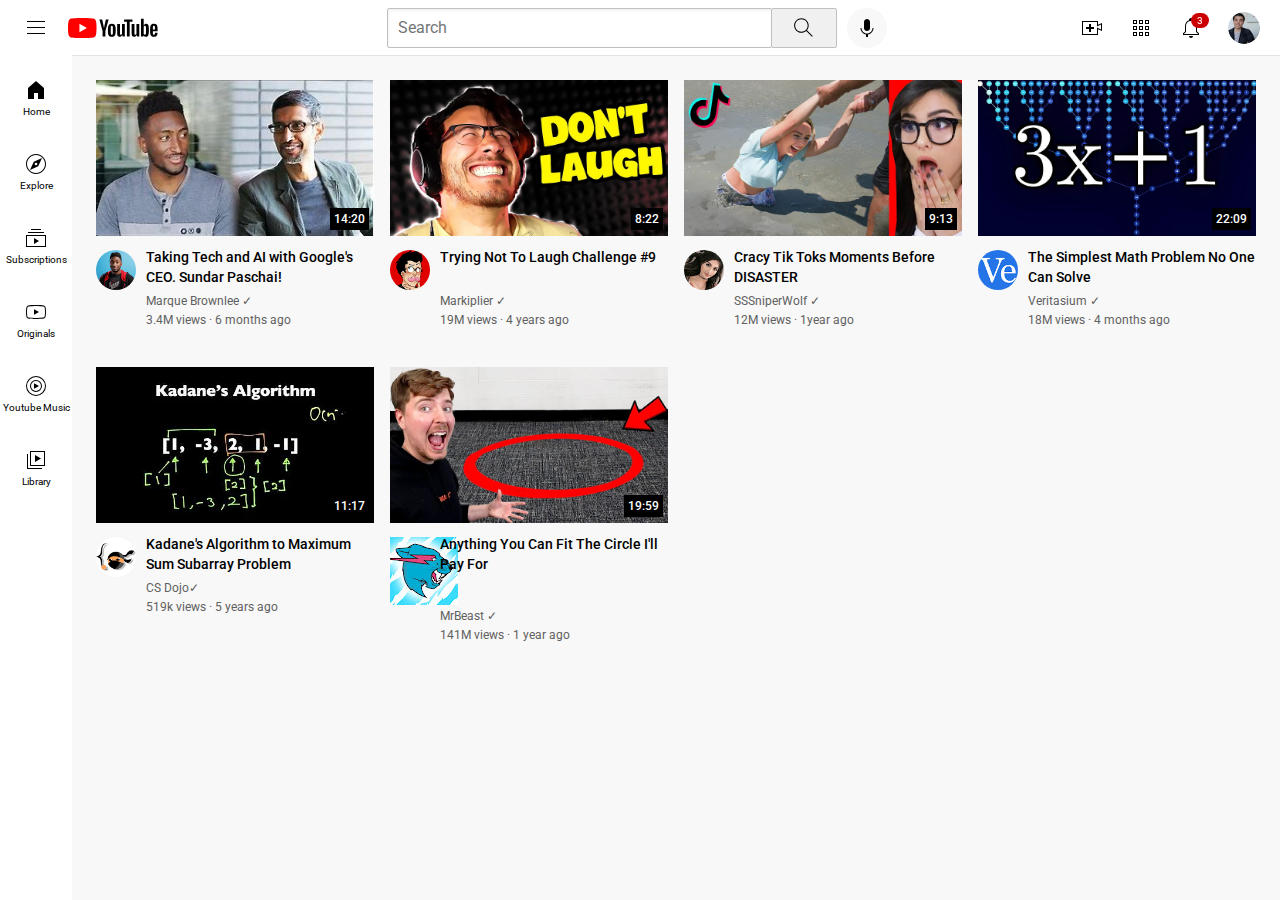
<file: index.html>
<!DOCTYPE html>
<html>
 <head>
  <link rel="preconnect" href="https://fonts.googleapis.com">
  <link rel="preconnect" href="https://fonts.gstatic.com" crossorigin>
  <link href="https://fonts.googleapis.com/css2?family=Roboto:wght@400;500;700&display=swap" rel="stylesheet">
      <title>Youtube.com-Clone</title>
   
    <link rel="stylesheet" href="styles/general.css">
    <link rel="stylesheet" href="styles/header.css">
    <link rel="stylesheet" href="styles/video.css">
    <link rel="stylesheet" href="styles/sidebar.css">
  </head>
  <body>
    <div class="header">

      <div class="left-section">
      <img class="hamburger-menu" src="icons/hamburger-menu.svg">
      <img class="youtube-logo" src="icons/youtube-logo.svg">        
      </div>
      
      
      
      <div class="middle-section">
        <input class="search-bar" type="text"
        placeholder="Search">
      <button class="search-button"><img class="search-icon" src=
        "icons/search.svg">
        <div class="tooltip">Search</div></button>
        <button class="voice-search-button">
        <img class="voice-search-icon" src=
        "icons/voice-search-icon.svg">
        <div class="tooltip">Search with your voice</div>
      </button></div>

      <!--this is a comment in html, the computer ignores it-->
      <div class="right-section">
        <div class="upload-icon-container">
          <img class="upload-icon" src="icons/upload.svg">
          <div class="tooltip">Create</div>
        </div>
      <div class="youtube-apps-icon-container">
        <img class="youtube-apps-icon" src="icons/youtube-apps.svg">
        <div class="tooltip">YouTube apps</div>
      </div>
      <div class="notification-icon-container">
        <img class="notification-icon" src="icons/notifications.svg">
        <div class="notifications-count">3</div>
        <div class="tooltip">Notifications</div>
      </div>
      
      <img class="current-user-picture" src="channel-pictures/my-channel.jpeg">
    </div>
    </div>
    
    <div class="sidebar">
      <div class="sidebar-link">
        <img src="icons/home.svg">
        <div>Home</div>
      </div>
      <div class="sidebar-link">
        <img src="icons/explore.svg">
        <div>Explore</div>
      </div>
      <div class="sidebar-link">
        <img src="icons/subscriptions.svg">
        <div>Subscriptions</div>
      </div>
      <div class="sidebar-link">
        <img src="icons/originals.svg">
        <div>Originals</div>
      </div>
      <div class="sidebar-link">
        <img src="icons/youtube-music.svg">
        <div>Youtube Music</div>
      </div>
      <div class="sidebar-link">
        <img src="icons/library.svg">
        <div>Library</div>
      </div>
     
    </div>
    
  <div class="video-grid">
        <div class="Video-Preview">
          <div class="thumbnail-container">
            <img class="thumbnail" src=
            "thumbnails/thumbnail.jfif">
            <div class="video-time">14:20</div>
          </div>
          <div class="video-info-grid">
            <div class="profile-picture1">
              <img class="channel-picture1" src=
              "channel-pictures/channel-1.jpeg">
            </div>
            <div class="video-title">
              <p class="video-info">
                Taking Tech and AI with Google's CEO. 
                    Sundar Paschai!
                  </p> 
            </div></div>
            
        <p class="video-author">
          Marque Brownlee &#10003;
        </p> 
        <p class="video-stats">
          3.4M views &#183; 6 months ago
        </p>
        </div>
        <div class="Video-Preview">
          <div class="thumbnail-container">
            <img class="thumbnail" src=
            "thumbnails/thumbnail-2.webp">
            <div class="video-time">8:22</div>
          </div>
          <div class="video-info-grid"> 
          <div class="profile-picture1">
              <img class="channel-picture1" src=
              "channel-pictures/channel-2.jpeg">
            </div>
            <div class="video-title">
              <p class="video-info">
                Trying Not To Laugh Challenge #9
                  </p> 
            </div></div>
            
        <p class="video-author">
          Markiplier &#10003;
        </p> 
        <p class="video-stats">
          19M views &#183; 4 years ago
        </p>
        </div>
        
        <div class="Video-Preview">
          <div class="thumbnail-container">
            <img class="thumbnail" src=
            "thumbnails/thumbnail-3.webp">
            <div class="video-time">9:13</div>
          </div>
          <div class="video-info-grid">
            <div class="profile-picture1">
              <img class="channel-picture1" src=
              "channel-pictures/channel-3.jpeg">
            </div>
            <div class="video-title">
              <p class="video-info">
                Cracy Tik Toks Moments Before DISASTER
                  </p> 
            </div></div>
            
        <p class="video-author">
          SSSniperWolf &#10003;
        </p> 
        <p class="video-stats">
          12M views &#183; 1year ago
        </p>
        </div>
        <div class="Video-Preview">
          <div class="thumbnail-container">
            <img class="thumbnail" src=
            "thumbnails/thumbnail-4.webp">
            <div class="video-time">22:09</div>
          </div>
          <div class="video-info-grid"> 
          <div class="profile-picture1">
              <img class="channel-picture1" src=
              "channel-pictures/channel-4.jpeg">
            </div>
            <div class="video-title">
              <p class="video-info">
                The Simplest Math Problem No One Can Solve
                  </p> 
            </div></div>
            
        <p class="video-author">
          Veritasium &#10003;
        </p> 
        <p class="video-stats">
          18M views &#183; 4 months ago
        </p>
        </div>
        
        <div class="Video-Preview">
          <div class="thumbnail-container">
            <img class="thumbnail" src=
            "thumbnails/thumbnail-5.webp">
            <div class="video-time">11:17</div>
          </div>
          <div class="video-info-grid">
            <div class="profile-picture1">
              <img class="channel-picture1" src=
              "channel-pictures/channel-5.jpeg">
            </div>
            <div class="video-title">
              <p class="video-info">
                Kadane's Algorithm to Maximum Sum Subarray Problem
                  </p> 
            </div></div>
            
        <p class="video-author">
          CS Dojo&#10003;
        </p> 
        <p class="video-stats">
          519k views &#183; 5 years ago
        </p>
        </div>
        <div class="Video-Preview">
          <div class="thumbnail-container">
            <img class="thumbnail" src=
            "thumbnails/thumbnail-6.webp">
            <div class="video-time">19:59</div>
          </div>
          <div class="video-info-grid"> 
          <div class="profile-picture1">
              <img class="channel-picture" src=
              "channel-pictures/channel-6.jpeg">
            </div>
            <div class="video-title">
              <p class="video-info">
            Anything You Can Fit The Circle I'll Pay For
                  </p> 
            </div></div>
            
        <p class="video-author">
          MrBeast &#10003;
        </p> 
        <p class="video-stats">
          141M views &#183; 1 year ago
        </p>
        </div>
      </div>
</body>
</html>
</file>
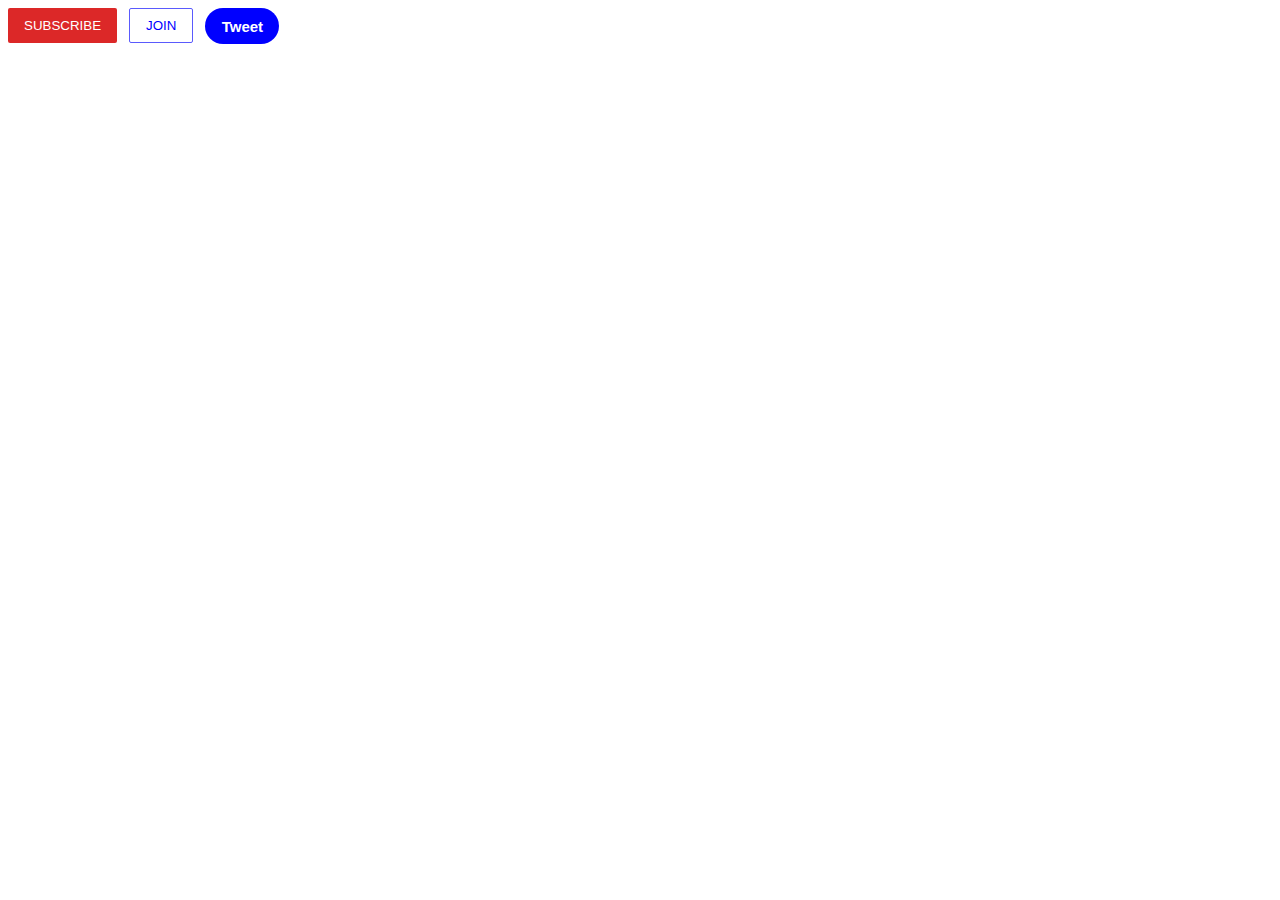
<file: buttons.html>
<!DOCTYPE html>
<html>
  <head>
    <title>
      Buttons Practice
    </title>
    <link rel="stylesheet" href="styles/buttons.css">
    <style>
     
    </style>
  </head>
  <body>
    <button class="subscribe-button">
      SUBSCRIBE</button>
      <button class="join-button">JOIN</button>
<button class="tweet-button">Tweet</button>

  </body>
</html>
</file>
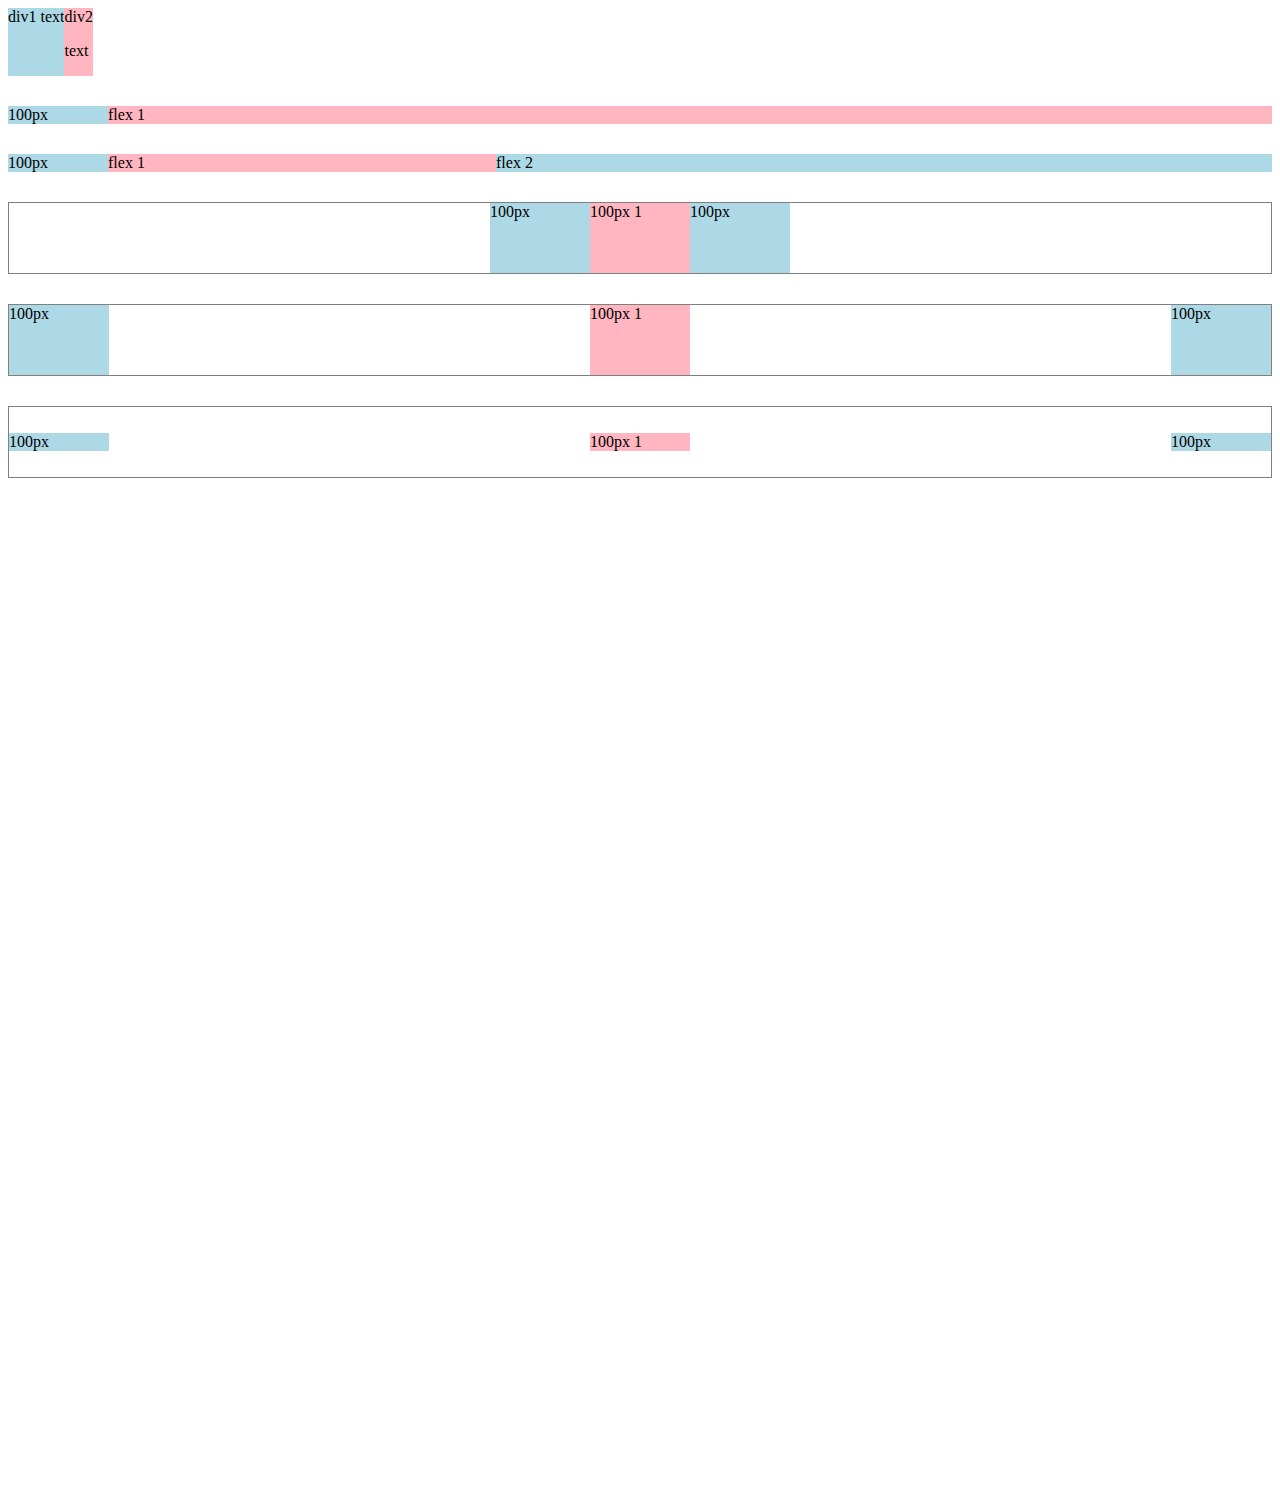
<file: Flexbox.html>
<!DOCTYPE html>
<html>
  <head>
    <title>Flexbox Practice</title>
  </head>
  <body style="padding-bottom: 1000px;">
<div style="display:flex;
flex-direction:row;">
<div style="background-color:
 lightblue;">div1 text</div>
<div style="background-color:
 lightpink;">div2 <p>text</p></div>
</div>

 <div style="display:flex;
  flex-direction:row;
  margin-top: 30px;">
  <div style="background-color:
  lightblue;
  width: 100px;">100px</div>
  <div style="background-color:
  lightpink;
  flex:1;">flex 1</div>
  </div>

  <div style="display:flex;
  flex-direction:row;
  margin-top: 30px;">
  <div style="background-color:
  lightblue;
  width: 100px;">100px</div>
  <div style="background-color:
  lightpink;
  flex:1;">flex 1</div>
  <div style="background-color:
  lightblue;
  flex:2;">flex 2</div>
  </div>

    <div style="display:flex;
    flex-direction:row;
    margin-top: 30px;
    height:70px;
    border-width: 1px;
    border-style: solid;
    border-color: grey;
    justify-content: center;">
    <div style="background-color:
    lightblue;
    width: 100px;">100px</div>
    <div style="background-color:
    lightpink;
    width: 100px;">100px 1</div>
    <div style="background-color:
    lightblue;
    width: 100px;">100px</div>
    </div>

      <div style="display:flex;
      flex-direction:row;
      margin-top: 30px;
      height:70px;
      border-width: 1px;
      border-style: solid;
      border-color: grey;
      justify-content: space-between;">
      <div style="background-color:
      lightblue;
      width: 100px;">100px</div>
      <div style="background-color:
      lightpink;
      width: 100px;">100px 1</div>
      <div style="background-color:
      lightblue;
      width: 100px;">100px</div>
    </div>

      <div style="display:flex;
        flex-direction:row;
        margin-top: 30px;
        height:70px;
        border-width: 1px;
        border-style: solid;
        border-color: grey;
        justify-content: space-between;
        align-items: center;">
        <div style="background-color:
        lightblue;
        width: 100px;">100px</div>
        <div style="background-color:
        lightpink;
        width: 100px;">100px 1</div>
        <div style="background-color:
        lightblue;
        width: 100px;">100px</div>
      </div>
  </body>
</html>
</file>
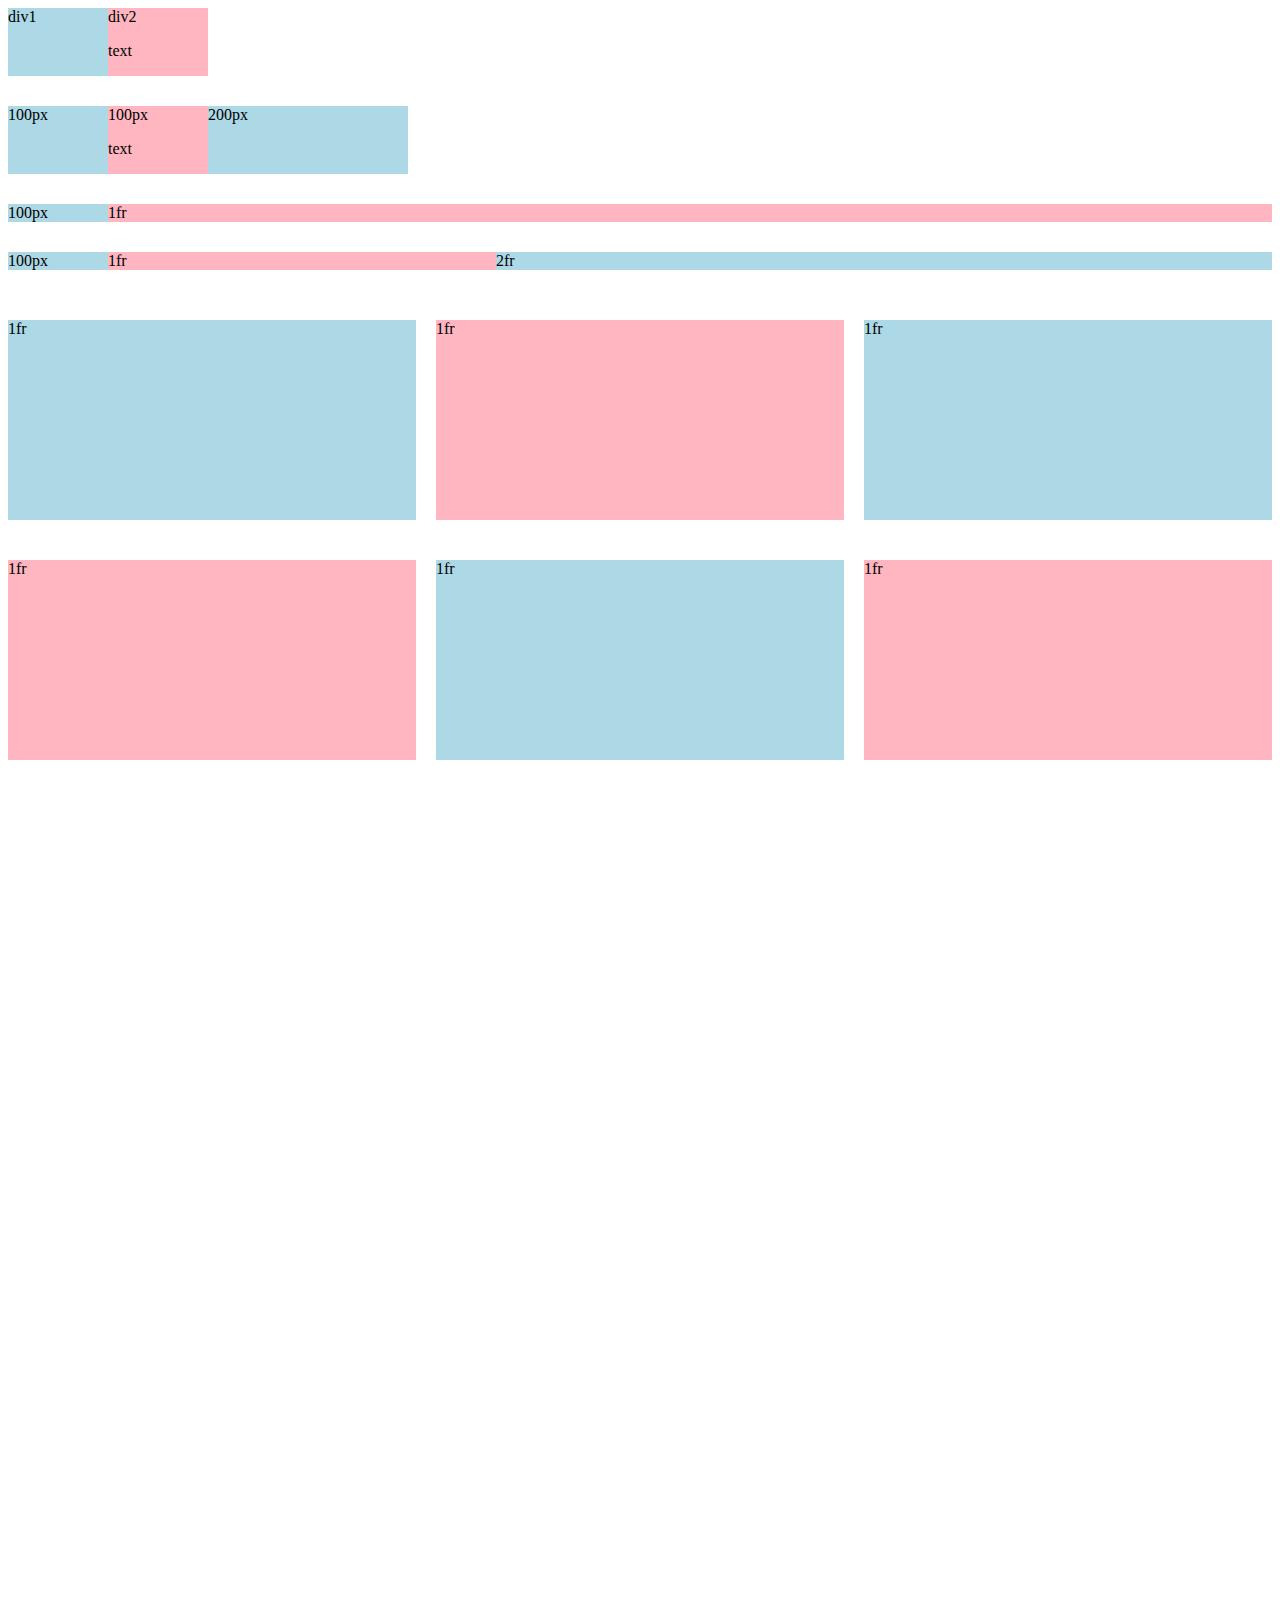
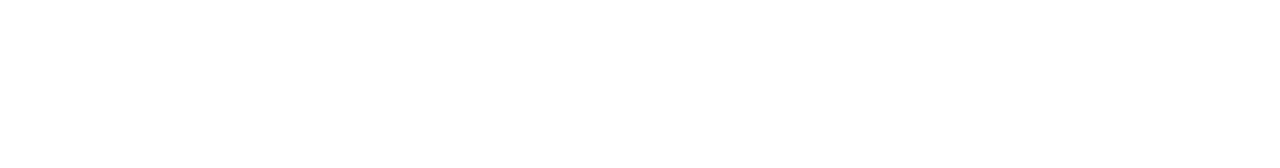
<file: grid.html>
<!DOCTYPE html>
<html>
  <head>
    <title>
      Grid-Practice
    </title>
  </head>
  <body style="padding-bottom: 1000px;">
  <div style="
  display: grid;
  grid-template-columns: 100px 100px
  ;">
    <div style="background-color: lightblue;">
      div1
    </div>
    <div style="background-color: lightpink;">div2 <p>text</p></div>
  </div>


<div style="
display: grid;
grid-template-columns: 100px 100px 200px
;
margin-top: 30px;">
  <div style="background-color: lightblue;">
    100px
  </div>
  <div style="background-color: lightpink;">100px <p>text</p></div>
  <div style="background-color: lightblue;">
    200px
  </div>
</div>

<div style="
display: grid;
grid-template-columns: 100px 1fr
;
margin-top: 30px;">
  <div style="background-color: lightblue;">
    100px
  </div>
  <div style="background-color: lightpink;">1fr </div>
</div>

<div style="
display: grid;
grid-template-columns: 100px 1fr 2fr
;
margin-top: 30px;">
  <div style="background-color: lightblue;
  margin-bottom: 50px;">
    100px
  </div>
  <div style="background-color: lightpink;
  margin-bottom: 50px;">1fr </div>
<div style="
background-color: lightblue;
margin-bottom: 50px;">
2fr
</div>
</div>




<div style="display: grid;
grid-template-columns: 1fr 1fr 1fr;
column-gap:20px;
row-gap: 40px;">
  <div style="background-color: lightblue;
  height: 200px;">
    1fr
  </div>
  <div style="background-color: lightpink;
  height: 200px;">
    1fr
  </div>
  <div style="background-color: lightblue;
  height: 200px;">
    1fr
  </div>
  <div style="background-color: lightpink;
  height: 200px;">
    1fr
  </div>
  <div style="background-color: lightblue;
  height: 200px;">
    1fr
  </div>
  <div style="background-color: lightpink;
  height: 200px;">
    1fr
  </div>
</div>
  </body>
</html>
</file>
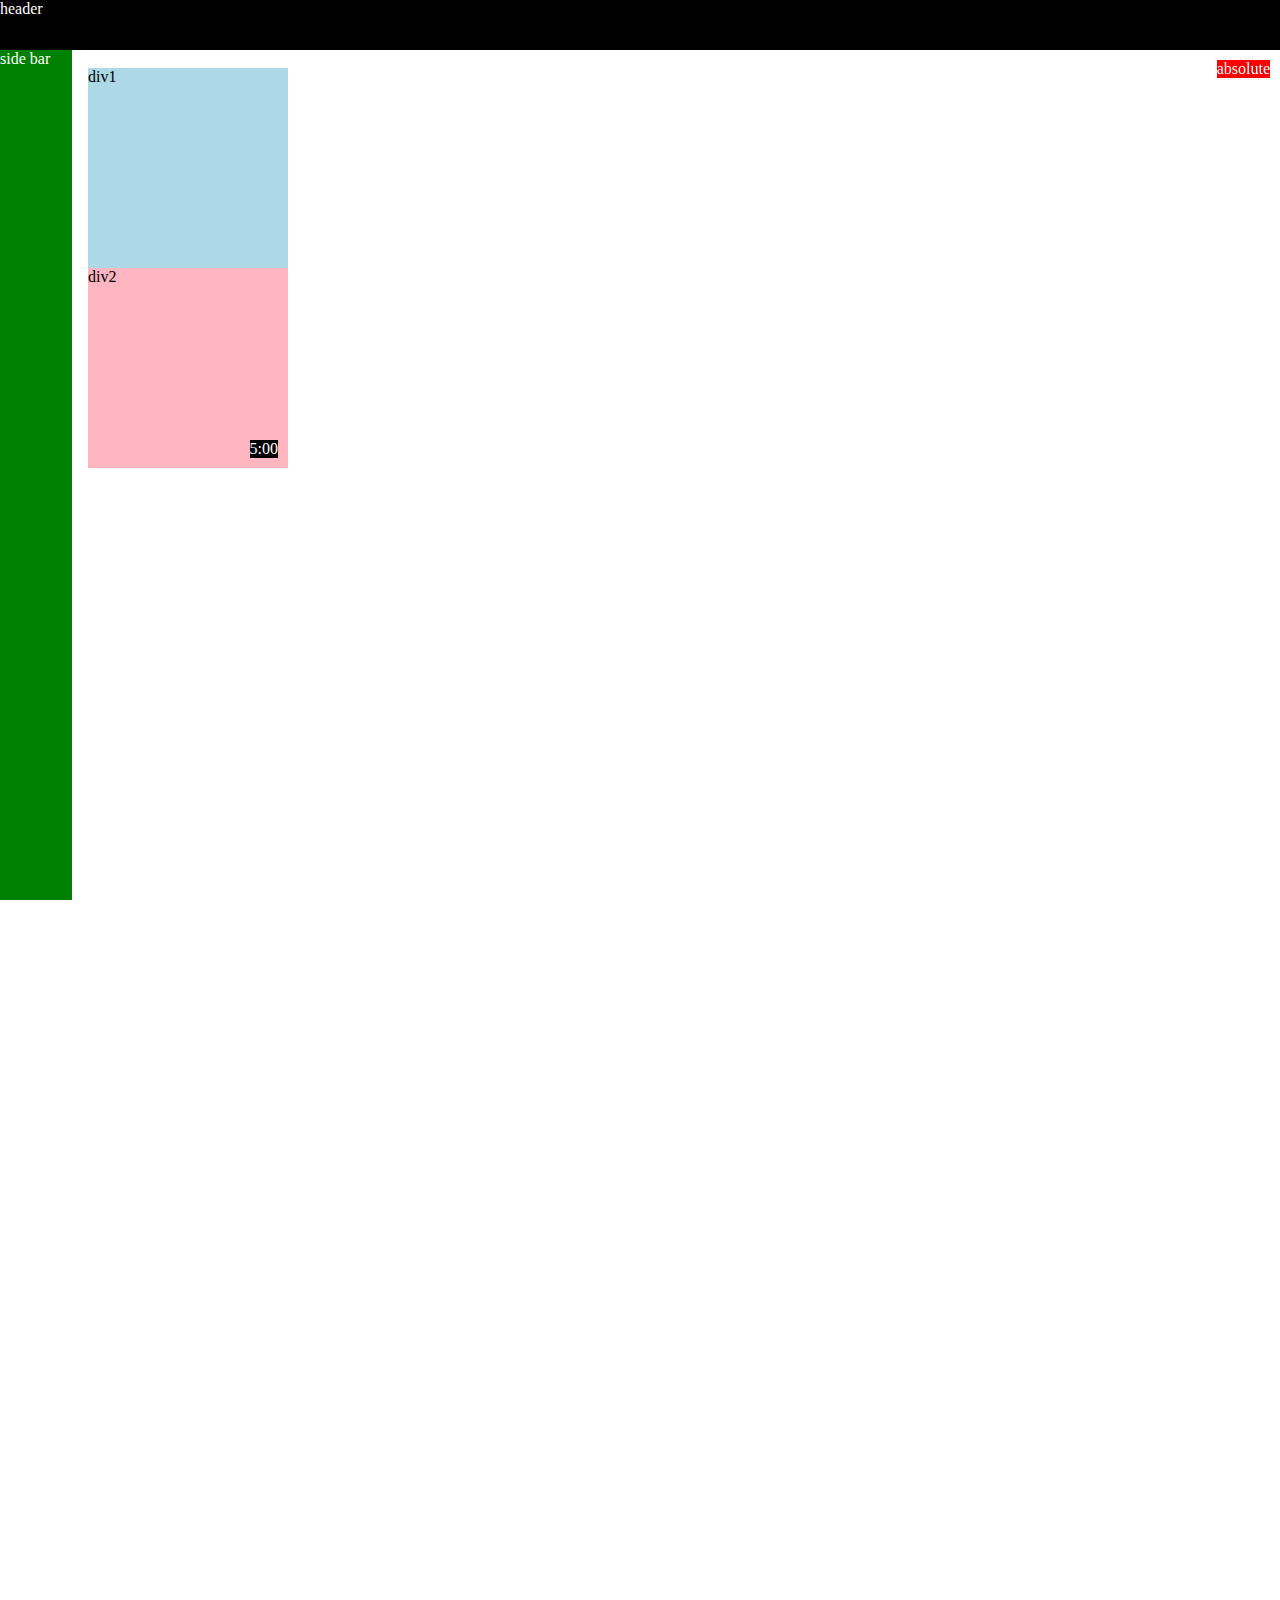
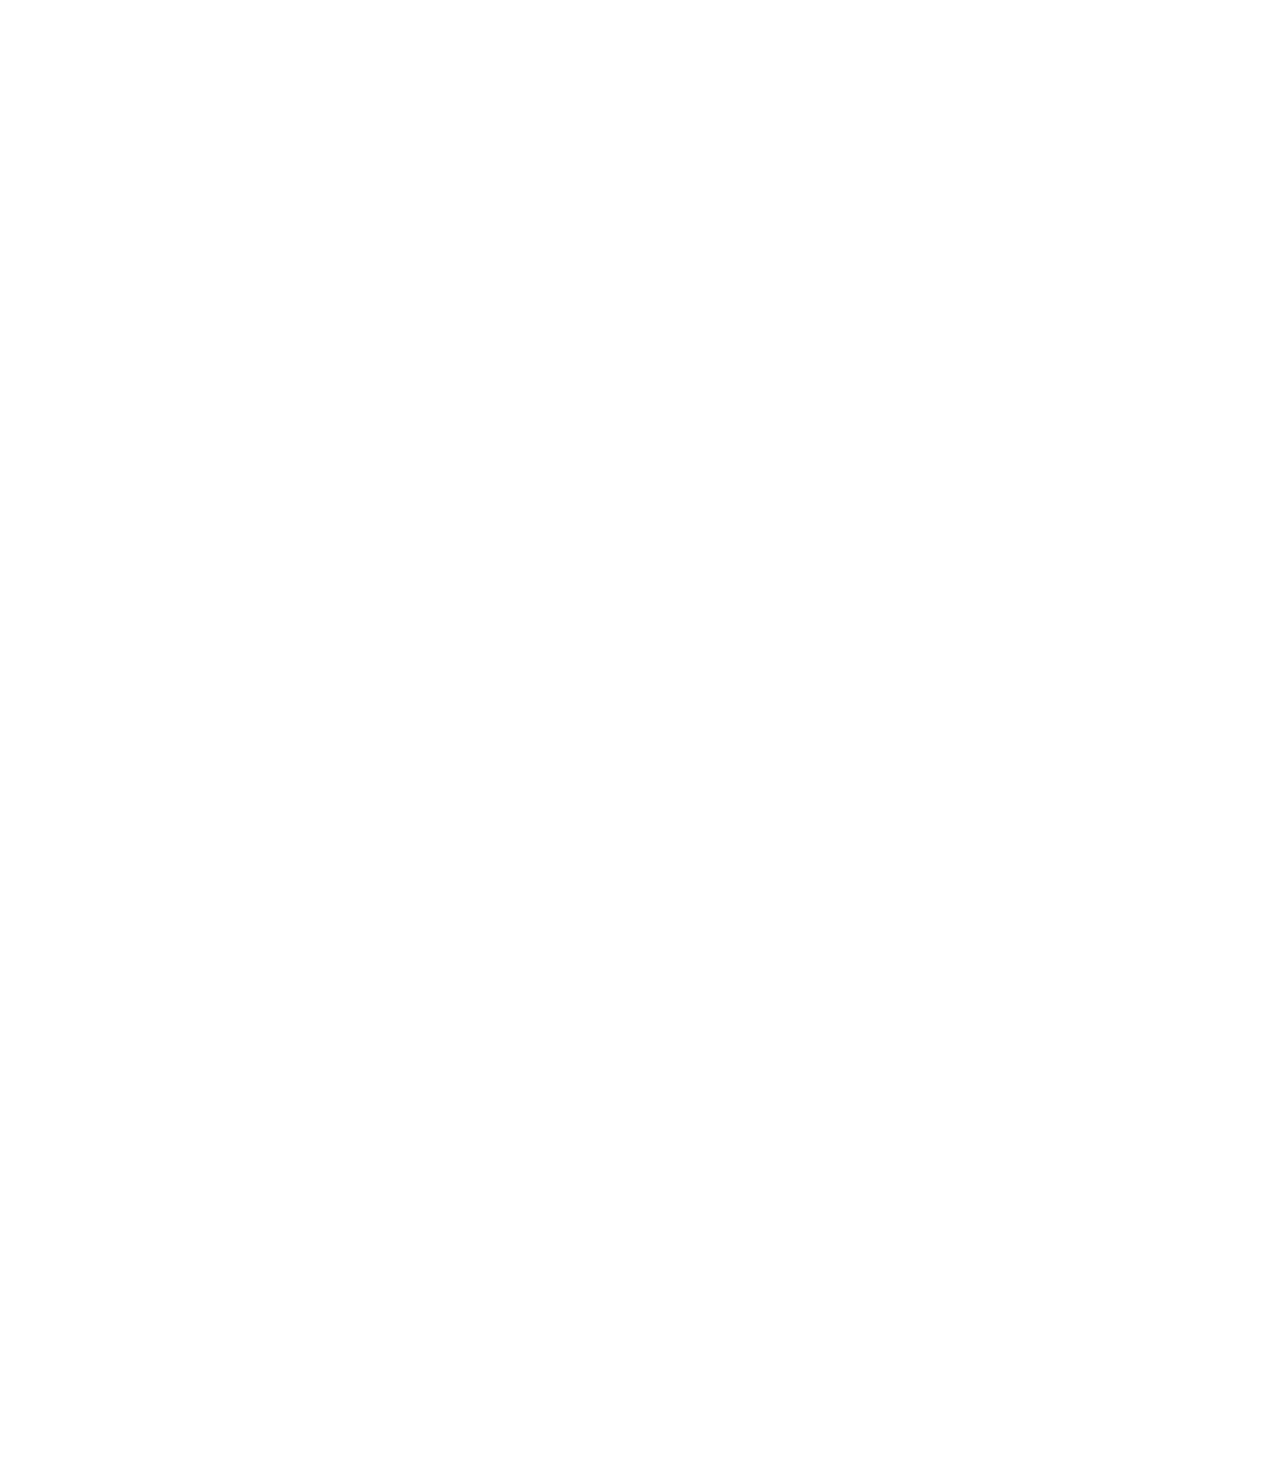
<file: position.html>
<!DOCTYPE html>
<html>
  <head>
    <title>Position Practice</title>
  </head>
  <body style="
  height: 3000px;
  padding-top: 60px;
  padding-left: 80px;">
    
    <div style="background-color: black;
    color: white;
    position: fixed;
    right: 0;
    left: 0;
    top: 0;
    height: 50px;
    ">header</div>

    <div style="
    background-color:green ;
    color: white;
    position: fixed;
    top: 50px;
    bottom: 0;
    left: 0;
    width: 72px;">
    side bar</div>

    <div style="
    position:absolute ;
    background-color: red;
    color: white;
    right: 10px;
    top:60px ;
    ">
    absolute</div>
    
    <div style="background-color: lightblue;
    height: 200px;
    width: 200px;
    position: static;">
      div1</div>
    <div style="background-color: lightpink;
    height: 200px;
    width: 200px;
    position: relative;">
    div2
      <div style="
      position:absolute ;
      background-color: black;
      color: white;
      right: 10px;
      bottom:10px ;
      ">
      5:00</div></div>
  </body>
</html>
</file>
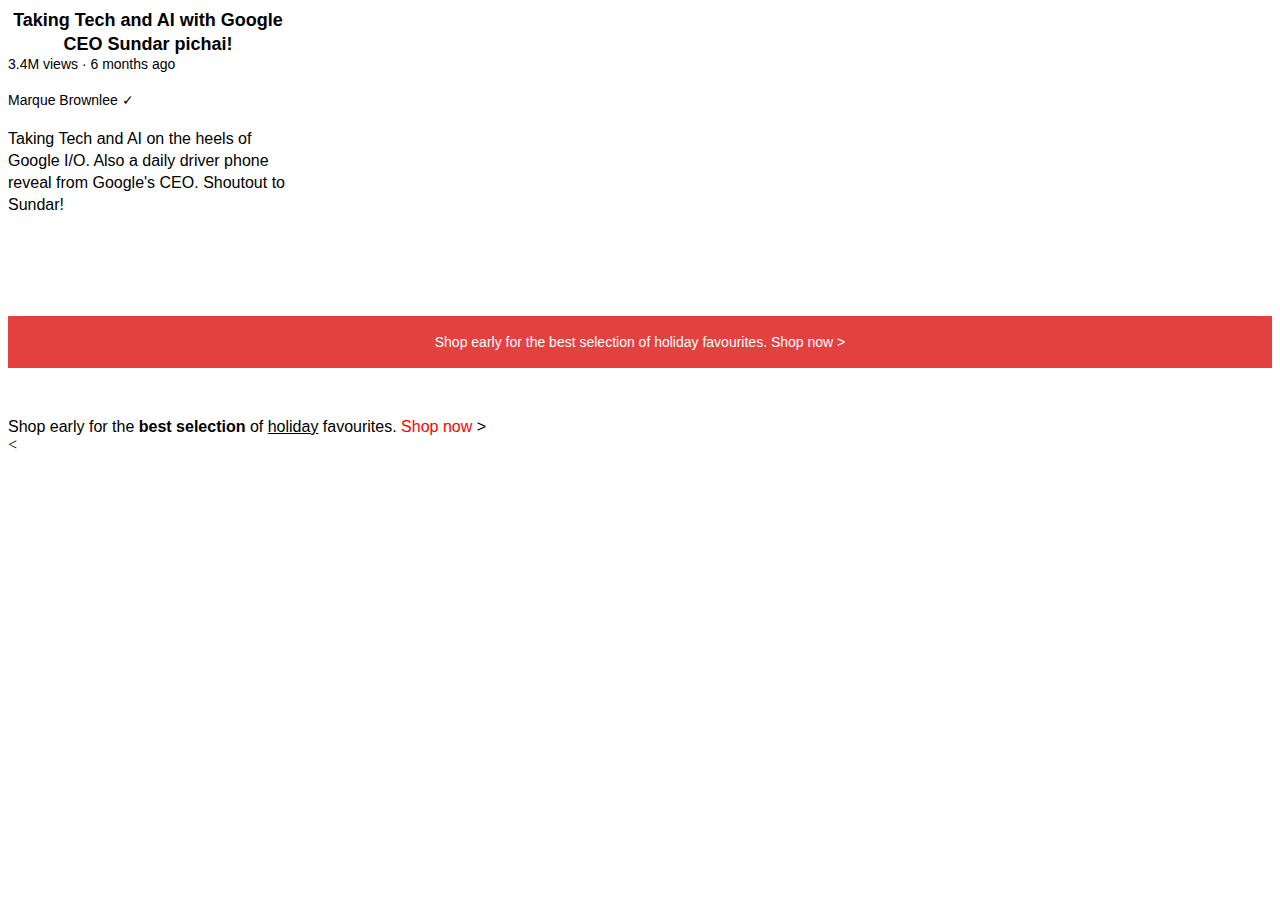
<file: text.html>
<!DOCTYPE html>
<html>
 
  <head>
    <title>
Text Practice
    </title>
    <link rel="stylesheet" href="styles/text.css">
    <style>
         </style>
  </head>
  <body>
    <p class="Video-title">
      Taking Tech and AI with Google CEO Sundar pichai!
    </p>
    <p class="video-stats">
      3.4M views &#183; 6 months ago
    </p>
    <p  class="video-author">
      Marque Brownlee &#10003;
    </p>
    <p class="video-description">
      Taking Tech and AI on the heels of Google I/O. Also 
      a daily driver phone reveal from Google's CEO. 
      Shoutout to Sundar!
    </p>
    <p class="apple-text">
      Shop early for the best selection of holiday 
      favourites. <span class="shop-link">Shop now</span> &#62;
    </p>
    <p>
      Shop early for the <strong>best selection</strong>  of <u>holiday</u> 
      favourites. <span class="span-example">Shop now</span>  &#62;
    
    </p>
  </body>
  <
</html>
</file>
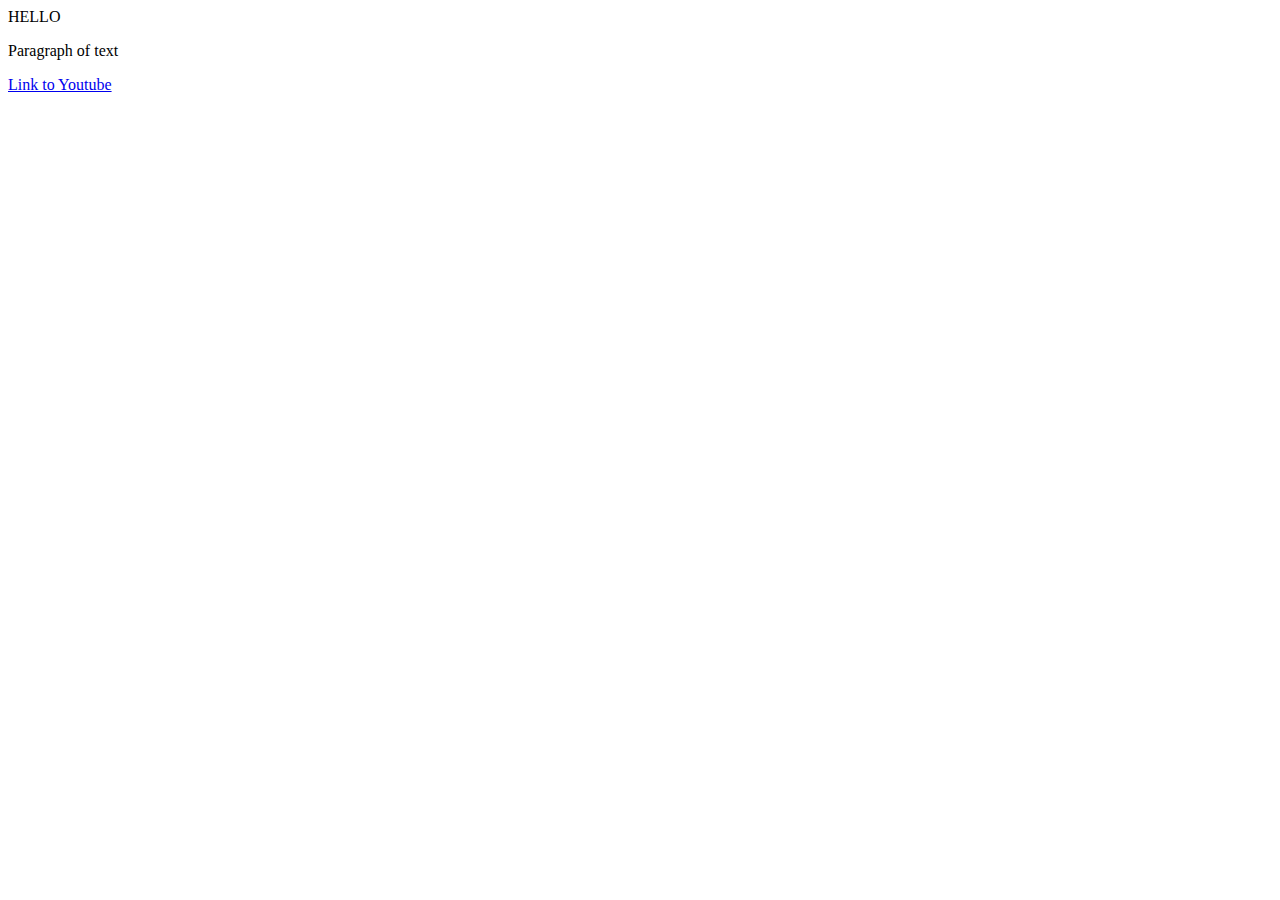
<file: website.html>
<!DOCTYPE html>
<html>
  <head>
<title>
  First Website
</title>
  </head>
  <body>
    <botton>HELLO</botton>
    <P>
      Paragraph of text
    </P>
    <a href="https://www.youtube.com" target="_blank">
      Link to Youtube</a>
  </body>
</html>
</file>
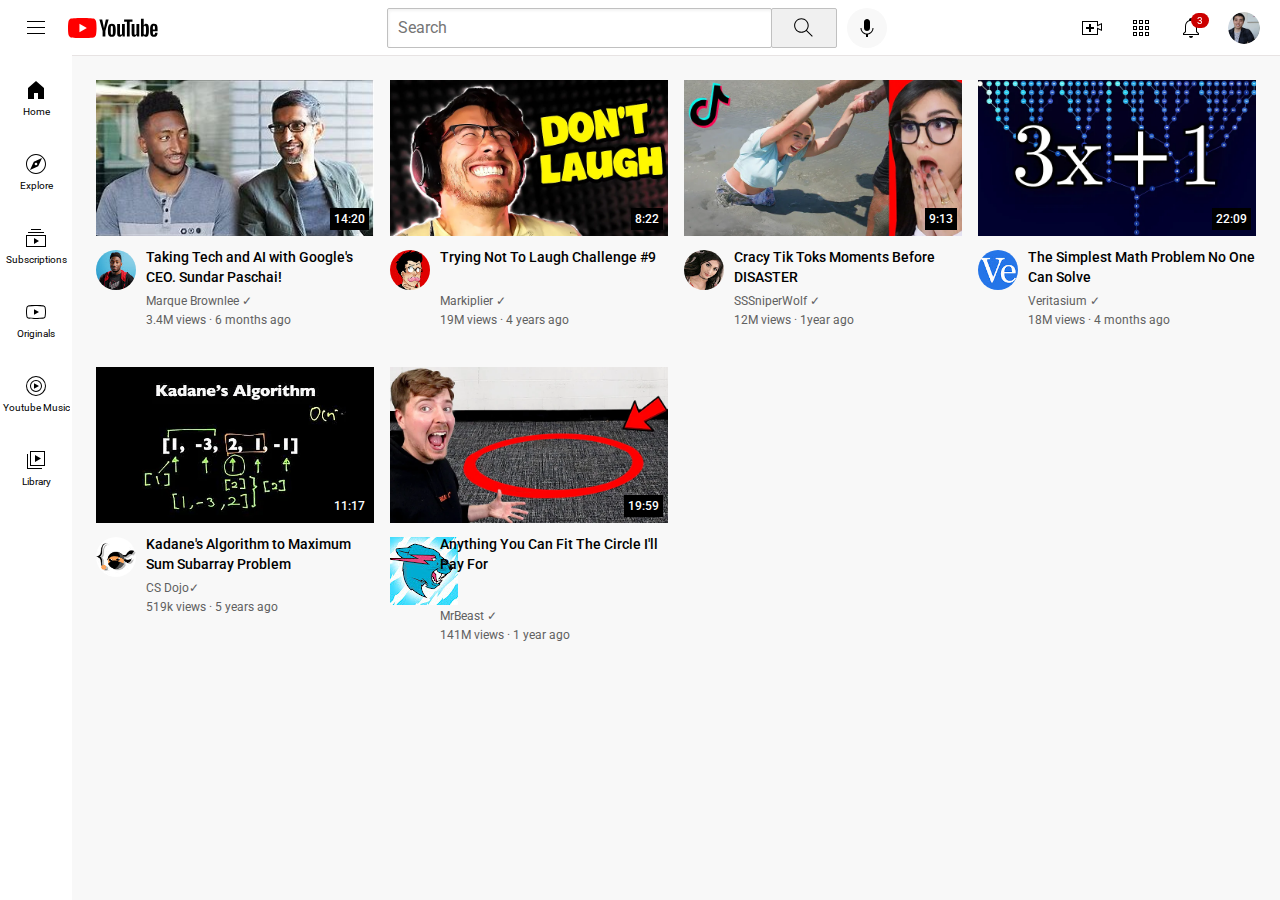
<file: Youtube.html>
<!DOCTYPE html>
<html>
 <head>
  <link rel="preconnect" href="https://fonts.googleapis.com">
  <link rel="preconnect" href="https://fonts.gstatic.com" crossorigin>
  <link href="https://fonts.googleapis.com/css2?family=Roboto:wght@400;500;700&display=swap" rel="stylesheet">
      <title>Youtube.com-Clone</title>
   
    <link rel="stylesheet" href="styles/general.css">
    <link rel="stylesheet" href="styles/header.css">
    <link rel="stylesheet" href="styles/video.css">
    <link rel="stylesheet" href="styles/sidebar.css">
  </head>
  <body>
    <div class="header">

      <div class="left-section">
      <img class="hamburger-menu" src="icons/hamburger-menu.svg">
      <img class="youtube-logo" src="icons/youtube-logo.svg">        
      </div>
      
      
      
      <div class="middle-section">
        <input class="search-bar" type="text"
        placeholder="Search">
      <button class="search-button"><img class="search-icon" src=
        "icons/search.svg">
        <div class="tooltip">Search</div></button>
        <button class="voice-search-button">
        <img class="voice-search-icon" src=
        "icons/voice-search-icon.svg">
        <div class="tooltip">Search with your voice</div>
      </button></div>

      <!--this is a comment in html, the computer ignores it-->
      <div class="right-section">
        <div class="upload-icon-container">
          <img class="upload-icon" src="icons/upload.svg">
          <div class="tooltip">Create</div>
        </div>
      <div class="youtube-apps-icon-container">
        <img class="youtube-apps-icon" src="icons/youtube-apps.svg">
        <div class="tooltip">YouTube apps</div>
      </div>
      <div class="notification-icon-container">
        <img class="notification-icon" src="icons/notifications.svg">
        <div class="notifications-count">3</div>
        <div class="tooltip">Notifications</div>
      </div>
      
      <img class="current-user-picture" src="channel-pictures/my-channel.jpeg">
    </div>
    </div>
    
    <div class="sidebar">
      <div class="sidebar-link">
        <img src="icons/home.svg">
        <div>Home</div>
      </div>
      <div class="sidebar-link">
        <img src="icons/explore.svg">
        <div>Explore</div>
      </div>
      <div class="sidebar-link">
        <img src="icons/subscriptions.svg">
        <div>Subscriptions</div>
      </div>
      <div class="sidebar-link">
        <img src="icons/originals.svg">
        <div>Originals</div>
      </div>
      <div class="sidebar-link">
        <img src="icons/youtube-music.svg">
        <div>Youtube Music</div>
      </div>
      <div class="sidebar-link">
        <img src="icons/library.svg">
        <div>Library</div>
      </div>
     
    </div>
    
  <div class="video-grid">
        <div class="Video-Preview">
          <div class="thumbnail-container">
            <img class="thumbnail" src=
            "thumbnails/thumbnail.jfif">
            <div class="video-time">14:20</div>
          </div>
          <div class="video-info-grid">
            <div class="profile-picture1">
              <img class="channel-picture1" src=
              "channel-pictures/channel-1.jpeg">
            </div>
            <div class="video-title">
              <p class="video-info">
                Taking Tech and AI with Google's CEO. 
                    Sundar Paschai!
                  </p> 
            </div></div>
            
        <p class="video-author">
          Marque Brownlee &#10003;
        </p> 
        <p class="video-stats">
          3.4M views &#183; 6 months ago
        </p>
        </div>
        <div class="Video-Preview">
          <div class="thumbnail-container">
            <img class="thumbnail" src=
            "thumbnails/thumbnail-2.webp">
            <div class="video-time">8:22</div>
          </div>
          <div class="video-info-grid"> 
          <div class="profile-picture1">
              <img class="channel-picture1" src=
              "channel-pictures/channel-2.jpeg">
            </div>
            <div class="video-title">
              <p class="video-info">
                Trying Not To Laugh Challenge #9
                  </p> 
            </div></div>
            
        <p class="video-author">
          Markiplier &#10003;
        </p> 
        <p class="video-stats">
          19M views &#183; 4 years ago
        </p>
        </div>
        
        <div class="Video-Preview">
          <div class="thumbnail-container">
            <img class="thumbnail" src=
            "thumbnails/thumbnail-3.webp">
            <div class="video-time">9:13</div>
          </div>
          <div class="video-info-grid">
            <div class="profile-picture1">
              <img class="channel-picture1" src=
              "channel-pictures/channel-3.jpeg">
            </div>
            <div class="video-title">
              <p class="video-info">
                Cracy Tik Toks Moments Before DISASTER
                  </p> 
            </div></div>
            
        <p class="video-author">
          SSSniperWolf &#10003;
        </p> 
        <p class="video-stats">
          12M views &#183; 1year ago
        </p>
        </div>
        <div class="Video-Preview">
          <div class="thumbnail-container">
            <img class="thumbnail" src=
            "thumbnails/thumbnail-4.webp">
            <div class="video-time">22:09</div>
          </div>
          <div class="video-info-grid"> 
          <div class="profile-picture1">
              <img class="channel-picture1" src=
              "channel-pictures/channel-4.jpeg">
            </div>
            <div class="video-title">
              <p class="video-info">
                The Simplest Math Problem No One Can Solve
                  </p> 
            </div></div>
            
        <p class="video-author">
          Veritasium &#10003;
        </p> 
        <p class="video-stats">
          18M views &#183; 4 months ago
        </p>
        </div>
        
        <div class="Video-Preview">
          <div class="thumbnail-container">
            <img class="thumbnail" src=
            "thumbnails/thumbnail-5.webp">
            <div class="video-time">11:17</div>
          </div>
          <div class="video-info-grid">
            <div class="profile-picture1">
              <img class="channel-picture1" src=
              "channel-pictures/channel-5.jpeg">
            </div>
            <div class="video-title">
              <p class="video-info">
                Kadane's Algorithm to Maximum Sum Subarray Problem
                  </p> 
            </div></div>
            
        <p class="video-author">
          CS Dojo&#10003;
        </p> 
        <p class="video-stats">
          519k views &#183; 5 years ago
        </p>
        </div>
        <div class="Video-Preview">
          <div class="thumbnail-container">
            <img class="thumbnail" src=
            "thumbnails/thumbnail-6.webp">
            <div class="video-time">19:59</div>
          </div>
          <div class="video-info-grid"> 
          <div class="profile-picture1">
              <img class="channel-picture" src=
              "channel-pictures/channel-6.jpeg">
            </div>
            <div class="video-title">
              <p class="video-info">
            Anything You Can Fit The Circle I'll Pay For
                  </p> 
            </div></div>
            
        <p class="video-author">
          MrBeast &#10003;
        </p> 
        <p class="video-stats">
          141M views &#183; 1 year ago
        </p>
        </div>
      </div>
</body>
</html>
</file>
<file: styles/general.css>
p {
  font-family: Roboto, Arial;
  margin-top: 0;
  margin-bottom: 0;
}
body {
  margin: 0;
  padding-top: 80px;
  padding-left: 96px;
  padding-right: 24px;
  background-color: rgb(248, 248, 248);
}
</file>
<file: styles/header.css>
.header {
  height: 55px;
  display: flex;
  flex-direction: row;
  justify-content: space-between;
  position: fixed;
  top: 0;
  left: 0;
  right: 0;
  background-color: white;
  border-bottom-width:1px;
  border-bottom-style: solid;
  border-bottom-color: rgb(231, 227, 227);
  z-index: 100;
}

.left-section {

align-items: center;
display: flex;
cursor: pointer;
}

.middle-section {
  flex:1;
  margin-left: 70px;
  margin-right: 35px;
  max-width: 500px;
  display: flex;
  align-items: center;
}

.search-button {
  height: 40px;
  width: 66px;
  background-color: rgb(240, 240, 240);
  border-width: 1px;
  border-style: solid;
  border-color: rgb(192, 192, 192);
  border-radius: 2px;
  margin-left: -1px;
  margin-right: 10px;
  cursor: pointer;
}

.search-button,
.voice-search-button,
.upload-icon-container,
.youtube-apps-icon-container,
.notification-icon-container {
  position: relative;
  display: flex;
  justify-content: center;
  align-items: center;
  cursor: pointer;

}

.search-button .tooltip,
.voice-search-button .tooltip,
.upload-icon-container .tooltip,
.youtube-apps-icon-container .tooltip,
.notification-icon-container .tooltip {
  font-family: Roboto, Arial;
  position: absolute;
  background-color: grey;
  color: white;
  padding-top: 4px;
  padding-bottom: 4px;
  padding-left: 8px;
  padding-right: 8px;
  border-radius: 2px;
  font-size: 12px;
  bottom: -30px;
  opacity: 0;
  transition:opacity 0.15s;
  pointer-events: none;
  white-space: nowrap;
  

}

.search-button:hover .tooltip,
.voice-search-button:hover .tooltip,
.upload-icon-container:hover .tooltip,
.youtube-apps-icon-container:hover .tooltip,
.notification-icon-container:hover .tooltip {
  opacity: 1;
}

.voice-search-button {
  height: 40px;
  width: 40px;
  border-radius: 20px;
  border: none;
  background-color: rgb(248, 248, 248);
}

.voice-search-icon {
  height: 24px;
}

.search-bar {
  flex: 1;
  height: 36px;
  padding-left: 10px;
  font-size: 16px;
  border-width: 1px;
  border-style: solid;
  border-color: rgb(192, 192, 192);
  border-radius: 2px;
  box-shadow: inset 1px 2px 3px rgba(0, 0, 0, 0.05);
  width: 0;
}

.upload-icon {
  height: 24px;
}

.youtube-apps-icon {
height: 24px;
}

.notification-icon {
  height: 24px;
}

.notification-icon-container {
  position: relative;
}

.notifications-count {
  position: absolute;
  top: -3px;
  right: -6px;
  background-color:rgb(204, 0, 0);
  color: white;
  font-family: Roboto, Arial;
  font-size:10px ;
  padding-left: 6px;
  padding-right: 6px;
  padding-top: 2px;
  padding-bottom: 2px;
  border-radius: 10px;
}

.current-user-picture {
  height: 32px;
  border-radius: 16px;
}

.search-icon {
  height: 25px;

}

.search-bar::placeholder {
  font-family: Roboto, Arial;
  font-size: 16px;
}

.right-section {
  width: 180px;
  display: flex;
  align-items: center;
  justify-content: space-between;
  margin-right: 20px;
  flex-shrink: 0;
}

.hamburger-menu {
  height:24px;
  margin-left: 24px;
  margin-right: 20px;
}

.youtube-logo {
  height:20px ;
}
</file>
<file: styles/video.css>
.video-grid {
  display: grid;
  grid-template-columns: 1fr 1fr 1fr;
  column-gap: 16px;
  row-gap: 40px;
  
}

@media (max-width:750px) {
  /* this is a comment in css, the computer ignores it*/
  .video-grid {
    grid-template-columns: 1fr 1fr;
  }
}

@media (min-width: 751px) and (max-width:999px) {
  .video-grid {
    grid-template-columns: 1fr 1fr 1fr;
  }
}

@media (min-width:1000px) {
.video-grid {
  grid-template-columns: 1fr 1fr 1fr 1fr;
}
}

.thumbnail-container {
  width: 100%;
  position: relative;
}

.thumbnail {
  width: 100%;
  object-fit: contain;
 object-position: center;
}

.Video-Preview {
width: 100%;
vertical-align: top;
margin-right: 30px;
}

.profile-picture1 {
width: 36px;
margin-top: 10px;

}
.video-title {
margin-top: 7px;
font-size: 14px;
font-weight: 500;
line-height: 20px;
margin-bottom: 5px;
}
.channel-picture1 {
width: 40px;
border-radius: 20px;
}
.video-author,
.video-stats {
font-size: 12px;
color: rgb(96 96 96);
margin-left: 50px;
}
.video-stats {
margin-top: 5px;

}
.video-info-grid {
display: grid;
grid-template-columns: 50px 1fr;
}

.Video-Preview {
width: 100%;
vertical-align: top;
margin-right: 30px;
}

.profile-picture1 {
width: 40px;
margin-top: 10px;

}
.video-title {
margin-top: 7px;
font-size: 14px;
font-weight: 500;
line-height: 20px;
margin-bottom: 5px;
}
.channel-picture1 {
width: 40px;
border-radius: 20px;
}
.video-author,
.video-stats {
font-size: 12px;
color: rgb(96 96 96);
margin-left: 50px;
}
.video-stats {
margin-top: 5px;

}
.video-info-grid {
display: grid;
grid-template-columns: 50px 1fr;
}

.video-time {
  background-color: black;
  color: white;
  position: absolute;
  bottom: 10px;
  right: 5px;
  font-family: Roboto, Arial;
  font-size: 12px;
  font-weight: 500;
  padding: 4px;

}
</file>
<file: styles/sidebar.css>
.sidebar {
  position: fixed;
  left: 0;
  bottom: 0;
  top: 55px;
  background-color: white;
  width: 72px;
  z-index: 200;
  padding-top: 5px;
}

.sidebar-link {
  height: 74px;
  display: flex;
  justify-content: center;
  align-items: center;
  flex-direction: column;
  cursor: pointer;
}

.sidebar-link:hover {
  background-color: rgb(235, 235, 235);
}

.sidebar-link img {
  height: 24px;
  margin-bottom: 4px;

}

.sidebar-link div {
  font-family: Roboto, Arial;
  font-size: 10px;
}
</file>
<file: styles/buttons.css>
.subscribe-button {
  background-color: rgb(220, 40, 40);
   color: white;
border: none;
padding-left: 16px;
padding-bottom: 10px;
padding-top: 10px;
padding-right: 16px;
border-radius: 2px;
cursor: pointer;
margin-right: 8px;
transition: opacity 0.15s;
vertical-align: top;
}
.subscribe-button:hover {
  opacity: 0.7;
}
  
.subscribe-button:active {
 opacity:0.5;
}
.join-button:hover {
  background-color: blue;
  color: white;
}
.join-button:active {
  opacity:0.7;
}
.join-button {
  color: blue;
  background-color: white;
  border-color: rgb(90, 90, 253);
  border-style: solid;
  border-width: 1px;
  border-radius: 2px;
  cursor:pointer;
  transition:background-color 0.15s,
  color 0.15s;
  vertical-align:top ;
  padding-left: 16px;
padding-bottom: 9px;
padding-top: 9px;
padding-right: 16px;
}
.tweet-button {
  color: white;
  background-color:blue ;
  border:none;
  height: 36px;
  width: 74px;
  border-radius: 18px;
  font-weight: bold;
  font-size: 15px;
  cursor: pointer;
  margin-left: 8px;
 transition:box-shadow 0.15s 
 vertical-align:top ;
}
.tweet-button:hover {
  box-shadow: 5px 5px 10px rgba(0, 0, 0, 0.15)
}

}
</file>
<file: styles/text.css>
p {
  font-family: Arial, Helvetica, sans-serif;
  margin-top: 0;
  margin-bottom: 0;
}
.Video-title {
font-size: 18px;
font-weight: bold;
text-align: center;
width: 280px;
line-height: 24px;
margin-bottom: 5;
}
.video-stats {
font-size:14px ;
color: rgb 96 96 96;
margin-bottom: 20px;
}
.video-author {
font-size: 14px;
color: rgb 96 96 96;
margin-bottom: 20px;
}
.video-description {
font-size: 14;
color: rgb 96 96 96;
width: 280px;
line-height: 22px;
margin-bottom: 100px;
}
.apple-text {
margin-bottom: 50px;
font-size: 14px;
background-color: rgb( 227, 65, 64);
color:white;
text-align: center;
padding-top: 18px;
padding-bottom: 18px;

}
.span-example {
color: red;
}
.span-example:hover {
text-decoration: underline;
}
.shop-link {
cursor: pointer;
}
.shop-link:hover {
text-decoration: underline;
}
</file>
